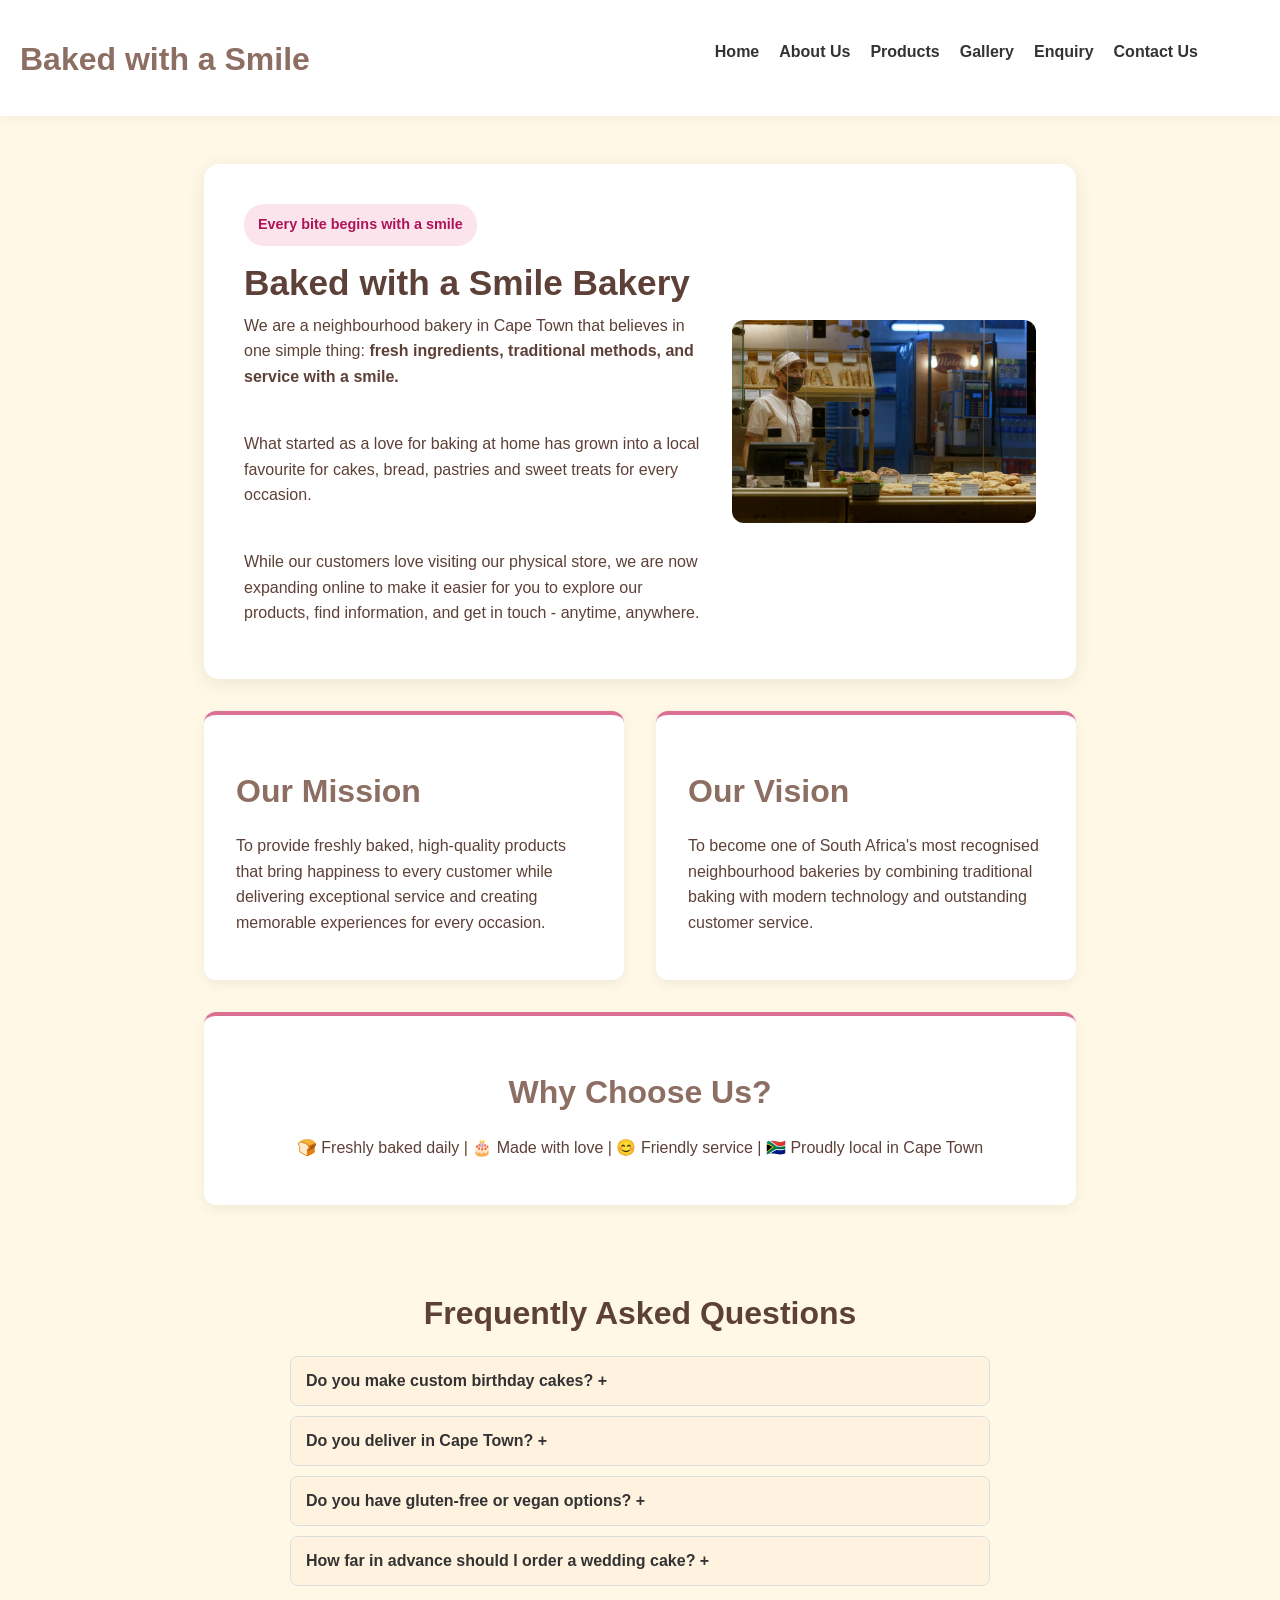
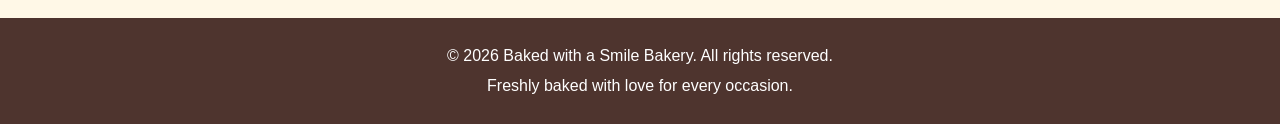
<file: aboutus.html>
<!DOCTYPE html>
<html>
<head>
<title>About Us | Baked with a Smile</title>
<meta charset="UTF-8">
<meta name="viewport" content="width=device-width, initial-scale=1.0">
<meta name="description" content="About Baked with a Smile Bakery in Cape Town - our story, our bakers, and why we bake fresh cakes, cupcakes and bread with love since 2015.">
<meta name="keywords" content="about Baked with a Smile, bakery Cape Town story, cake bakers Cape Town, family bakery">
<meta name="author" content="Alakhe ST10538125 - Baked with a Smile Bakery">
<meta name="robots" content="index, follow">
<meta property="og:type" content="website">
<meta property="og:title" content="About Us | Baked with a Smile Bakery in Cape Town - Our Story">
<meta property="og:description" content="Our story, our bakers, and why we bake fresh cakes and treats with love in Cape Town.">
<meta property="og:image" content="images/front.jpg">
<link rel="canonical" href="https://bakedwithasmile.netlify.app/aboutus.html"> 
<link rel="stylesheet" href="css/mystyle.css"> 
<style>
*{margin:0;padding:0;box-sizing:border-box;}
body{font-family:Arial,sans-serif;background:#FFF8E7;color:#5D4037;line-height:1.8;}
img{max-width:100%;border-radius:12px;display:block;}
header{display:flex;justify-content:space-between;align-items:center;padding:15px 5%;background:white;box-shadow:0 2px 10px rgba(0,0,0,0.05);}
nav ul{display:flex;list-style:none;gap:2rem;}
nav a{color:#5D4037;text-decoration:none;font-weight:bold;}
nav a:hover{color:palevioletred;}
.about-wrap{max-width:1000px;margin:0 auto;padding:3rem 5%;}
.hero-card{background:white;padding:2.5rem;border-radius:15px;box-shadow:0 4px 20px rgba(0,0,0,0.08);display:grid;grid-template-columns:1.2fr 0.8fr;gap:2rem;align-items:center;margin-bottom:2rem;}
.tagline{background:#FCE4EC;color:#AD1457;padding:8px 14px;border-radius:20px;display:inline-block;font-weight:bold;font-size:0.9rem;margin-bottom:1rem;}
h1{font-size:2.2rem;margin-bottom:0.5rem;}
h2{color:#8D6E63;margin-bottom:0.8rem;}
.split{display:grid;grid-template-columns:1fr 1fr;gap:2rem;margin-top:2rem;}
.card{background:white;padding:2rem;border-radius:12px;box-shadow:0 4px 12px rgba(0,0,0,0.06);border-top:4px solid palevioletred;}
@media(max-width:768px){.hero-card,.split{grid-template-columns:1fr;} header{flex-direction:column;gap:1rem;}}
footer {
background: #4E342E !important;
color: white !important;
text-align: center !important;
padding: 20px !important;
margin-top: 2rem !important;
}
footer p {
color: white !important;
margin: 5px 0 !important;
} 

.nav {
display: flex !important;
flex-direction: row !important;
align-items: center !important;
justify-content: space-between !important;
flex-wrap: wrap !important;
}
.nav nav ul {
display: flex !important;
flex-direction: row !important;
gap: 20px !important;
list-style: none !important;
margin: 0 !important;
padding: 0 !important;
}
.hamburger {
display: none !important;
}
@media (max-width: 768px) {
.hamburger { display: block !important; }
.nav nav ul {
display: none !important;
flex-direction: column !important;
width: 100% !important;
}
.nav nav ul.show { display: flex !important; }
}

</style>
</head>
<body>

<header class="nav">
<h2>Baked with a Smile</h2>
<button class="hamburger" id="hamburger" aria-label="Toggle menu">&#9776;</button>
<nav>
<ul>
<li><a href="index.html">Home</a></li>
<li><a href="aboutus.html">About Us</a></li>
<li><a href="products.html">Products</a></li>
<li><a href="gallery.html">Gallery</a></li>
<li><a href="enquiry.html">Enquiry</a></li>
<li><a href="contactus.html">Contact Us</a></li>
</ul>
</nav> 
</nav>
</header>

<div class="about-wrap">

<div class="hero-card">
<div>
<span class="tagline">Every bite begins with a smile</span>
<h1>Baked with a Smile Bakery</h1>
<p>We are a neighbourhood bakery in Cape Town that believes in one simple thing: <strong>fresh ingredients, traditional methods, and service with a smile.</strong></p>
<br>
<p>What started as a love for baking at home has grown into a local favourite for cakes, bread, pastries and sweet treats for every occasion.</p>
<br>
<p>While our customers love visiting our physical store, we are now expanding online to make it easier for you to explore our products, find information, and get in touch - anytime, anywhere.</p>
</div>
<div>
<img src="images/counter.jpg" alt="Our Bakery">
</div>
</div>

<div class="split">
<div class="card">
<h2>Our Mission</h2>
<p>To provide freshly baked, high-quality products that bring happiness to every customer while delivering exceptional service and creating memorable experiences for every occasion.</p>
</div>
<div class="card">
<h2>Our Vision</h2>
<p>To become one of South Africa's most recognised neighbourhood bakeries by combining traditional baking with modern technology and outstanding customer service.</p>
</div>
</div>

<div class="card" style="margin-top:2rem; text-align:center;">
<h2>Why Choose Us?</h2>
<p>🍞 Freshly baked daily | 🎂 Made with love | 😊 Friendly service | 🇿🇦 Proudly local in Cape Town</p>
</div>

</div>


<h2 style="text-align:center; margin-top:2rem; color:#5D4037;">Frequently Asked Questions</h2>
<div style="max-width:700px; margin:0 auto 2rem;">
<div class="faq-item" style="border:1px solid #ddd; border-radius:8px; margin-bottom:10px; overflow:hidden;">
<button class="faq-q" style="width:100%; text-align:left; padding:15px; background:#FFF3E0; color:#333; border:none; font-size:1rem; font-weight:bold; cursor:pointer;">Do you make custom birthday cakes? +</button>
<div class="faq-a" style="display:none; padding:15px; background:white; color:#333;">Yes! Order at least 3 days before your date via our Enquiry page. Choose your flavour, size and theme and we will confirm price and availability within 24 hours.</div>
</div>
<div class="faq-item" style="border:1px solid #ddd; border-radius:8px; margin-bottom:10px; overflow:hidden;">
<button class="faq-q" style="width:100%; text-align:left; padding:15px; background:#FFF3E0; color:#333; border:none; font-size:1rem; font-weight:bold; cursor:pointer;">Do you deliver in Cape Town? +</button>
<div class="faq-a" style="display:none; padding:15px; background:white; color:#333;">Yes, delivery is R80 in Cape Town City Centre and nearby suburbs. Pickup from 123 Bakery Street is FREE.</div>
</div>
<div class="faq-item" style="border:1px solid #ddd; border-radius:8px; margin-bottom:10px; overflow:hidden;">
<button class="faq-q" style="width:100%; text-align:left; padding:15px; background:#FFF3E0; color:#333; border:none; font-size:1rem; font-weight:bold; cursor:pointer;">Do you have gluten-free or vegan options? +</button>
<div class="faq-a" style="display:none; padding:15px; background:white; color:#333;">Yes, we bake vegan cupcakes and gluten-free bread on request. Please mention it in your enquiry so we can prepare fresh for you.</div>
</div>
<div class="faq-item" style="border:1px solid #ddd; border-radius:8px; margin-bottom:10px; overflow:hidden;">
<button class="faq-q" style="width:100%; text-align:left; padding:15px; background:#FFF3E0; color:#333; border:none; font-size:1rem; font-weight:bold; cursor:pointer;">How far in advance should I order a wedding cake? +</button>
<div class="faq-a" style="display:none; padding:15px; background:white; color:#333;">At least 2 weeks before. For large weddings, 1 month is best. Use the Contact form and choose "Catering / Wedding" as your subject.</div>
</div>
</div>

<script>
document.querySelectorAll('.faq-q').forEach(function(btn) {
btn.addEventListener('click', function() {
var ans = btn.nextElementSibling;
var isOpen = ans.style.display === 'block';
document.querySelectorAll('.faq-a').forEach(function(a){ a.style.display = 'none'; });
document.querySelectorAll('.faq-q').forEach(function(b){ b.textContent = b.textContent.replace(' -',' +'); });
if (!isOpen) { ans.style.display = 'block'; btn.textContent = btn.textContent.replace('+','-'); }
});
});
</script>
<footer>
    <p>&copy; 2026 Baked with a Smile Bakery. All rights reserved.</p>
    <p>Freshly baked with love for every occasion.</p> 


</footer>


</body>
</html>
</file>
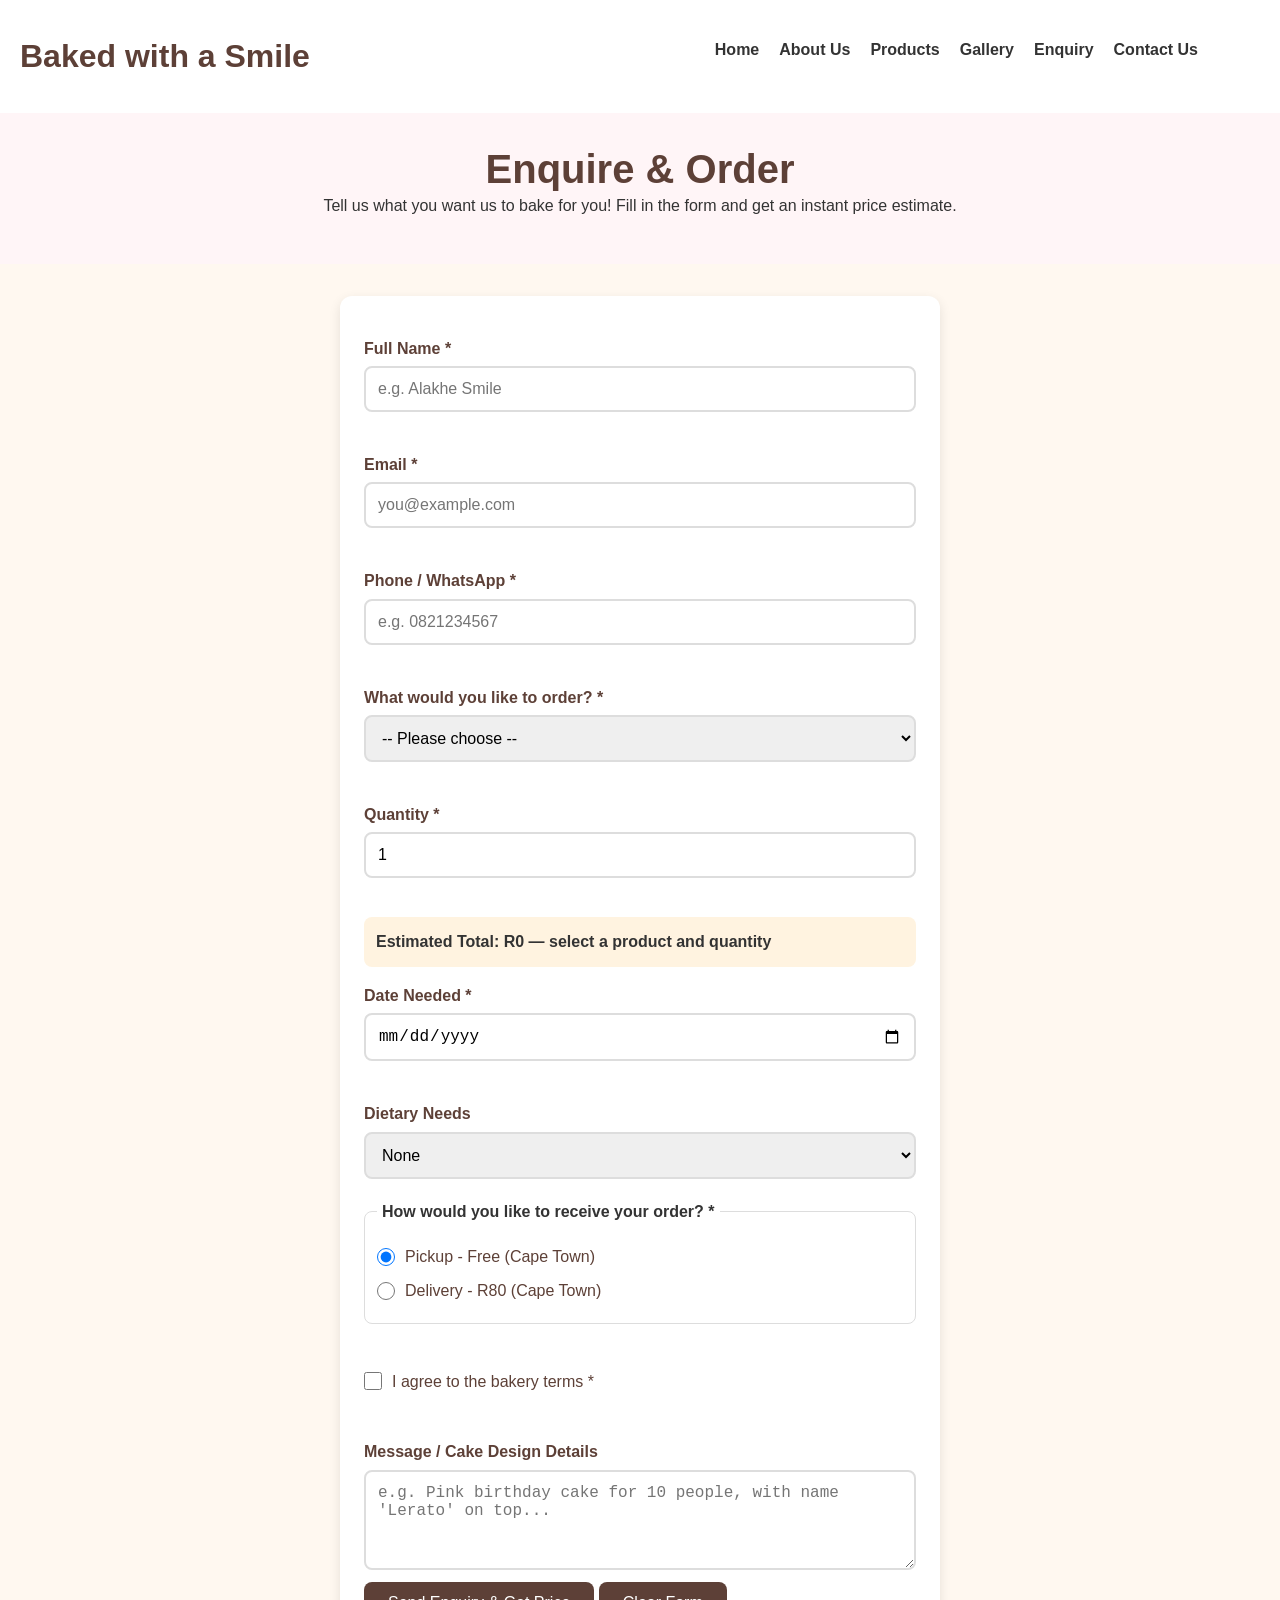
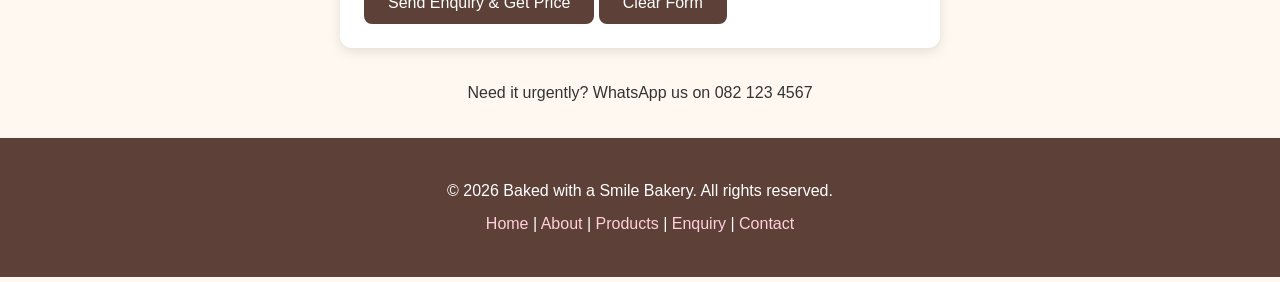
<file: enquiry.html>
<!DOCTYPE html>
<html lang="en">
<head>
<link rel="stylesheet" href="css/mystyle.css">
<meta charset="UTF-8">
<meta name="viewport" content="width=device-width, initial-scale=1.0">
<title>Enquire & Order Cakes | Baked with a Smile Bakery in Cape Town</title>
<meta name="description" content="Enquire about Any Cake R1000, Birthday Cake R1500, Wedding Cake R2000, Cupcakes, Donuts, Cookies, Croissants and Bread at Baked with a Smile Bakery in Cape Town.">
<meta name="keywords" content="order cake Cape Town , enquiry bakery, birthday cake order, wedding cake quote, Baked with a Smile"> 
<meta name="author" content="Alakhe ST10538125 - Baked with a Smile Bakery">
<meta name="robots" content="index, follow">
<meta property="og:type" content="website">
<meta property="og:title" content="Enquire & Order a Cake | Baked with a Smile Bakery Cape Town">
<meta property="og:description" content="Enquire about Any Cake R1000, Birthday Cake R1500, Wedding Cake order, delivery in Cape Town.">
<meta property="og:image" content="images/front.jpg">
<link rel="canonical" href="https://bakedwithasmile.netlify.app/enquiry.html"> 
</head>
<body> 

<header class="nav">
<h2>Baked with a Smile</h2>
<button class="hamburger" id="hamburger" aria-label="Toggle menu">&#9776;</button>
<nav>
<ul>
<li><a href="index.html">Home</a></li>
<li><a href="aboutus.html">About Us</a></li>
<li><a href="products.html">Products</a></li>
<li><a href="gallery.html">Gallery</a></li>
<li><a href="enquiry.html">Enquiry</a></li>
<li><a href="contactus.html">Contact Us</a></li>
</ul>
</nav> 
</nav>
</header> 

<main>
<section class="enquiry-hero">
<h1>Enquire & Order</h1>
<p>Tell us what you want us to bake for you! Fill in the form and get an instant price estimate.</p>
</section>

<form id="enquiry-form" novalidate>
<label for="enquiry-name">Full Name *</label>
<input type="text" id="enquiry-name" placeholder="e.g. Alakhe Smile" required>
<span class="error" id="err-name"></span>

<label for="enquiry-email">Email *</label>
<input type="email" id="enquiry-email" placeholder="you@example.com" required>
<span class="error" id="err-email"></span>

<label for="enquiry-phone">Phone / WhatsApp *</label>
<input type="tel" id="enquiry-phone" placeholder="e.g. 0821234567" required>
<span class="error" id="err-phone"></span>

<label for="enquiry-service">What would you like to order? *</label>
<select id="enquiry-service" required>
<option value="">-- Please choose --</option>
<option value="Any Cake">Any Cake - R1000</option>
<option value="Birthday Cake">Birthday Cake - R1500</option>
<option value="Wedding Cake">Wedding Cake - R2000</option>
<option value="Cupcake">Cupcake - R20 each / 6 for R100</option>
<option value="Donut">Donut - R20 each / 6 for R100</option>
<option value="Cookie">Cookie - R10 each / 5 for R45</option>
<option value="Croissant">Croissant - R25 each / 5 for R100</option>
<option value="White Loaf">White Loaf - R30</option>
<option value="Brown Loaf">Brown Loaf - R35</option>
<option value="Fresh Daily Bread">Fresh Daily Bread - R35</option>
</select>
<span class="error" id="err-service"></span>

<label for="enquiry-qty">Quantity *</label>
<input type="number" id="enquiry-qty" min="1" max="100" value="1" required>
<span class="error" id="err-qty"></span>
<p id="enquiry-total" style="background:#fff3e0; padding:12px; border-radius:8px; font-weight:bold; margin:15px 0;">Estimated Total: R0 — select a product and quantity</p>

<label for="enquiry-date">Date Needed *</label>
<input type="date" id="enquiry-date" required>
<span class="error" id="err-date"></span>

<label for="enquiry-diet">Dietary Needs</label>
<select id="enquiry-diet">
<option value="None">None</option>
<option value="Eggless">Eggless</option>
<option value="Halaal">Halaal</option>
<option value="Gluten-Free">Gluten-Free</option>
<option value="Vegan">Vegan</option>
</select>

<fieldset style="border:1px solid #ddd; border-radius:8px; padding:12px; margin:15px 0;">
<legend style="font-weight:bold; padding:0 5px;">How would you like to receive your order? *</legend>

<div style="display:flex; align-items:center; gap:10px; margin:8px 0;">
<input type="radio" id="pickup" name="delivery" value="Pickup - Free" checked style="width:18px; height:18px; margin:0;">
<label for="pickup" style="margin:0; font-weight:normal; cursor:pointer;">Pickup - Free (Cape Town)</label>
</div>

<div style="display:flex; align-items:center; gap:10px; margin:8px 0;">
<input type="radio" id="delivery" name="delivery" value="Delivery - R80" style="width:18px; height:18px; margin:0;">
<label for="delivery" style="margin:0; font-weight:normal; cursor:pointer;">Delivery - R80 (Cape Town)</label>
</div>

</fieldset>
<span class="error" id="err-delivery"></span>

<div style="display:flex; align-items:center; gap:10px; margin:10px 0;">
<input type="checkbox" id="enquiry-terms" name="terms" required style="width:18px; height:18px; margin:0;">
<label for="enquiry-terms" style="margin:0; font-weight:normal; cursor:pointer;">I agree to the bakery terms *</label>
</div>
<span class="error" id="err-terms"></span> 


<label for="enquiry-message">Message / Cake Design Details</label>
<textarea id="enquiry-message" rows="4" placeholder="e.g. Pink birthday cake for 10 people, with name 'Lerato' on top..."></textarea>

<button type="submit">Send Enquiry & Get Price</button>
<button type="reset">Clear Form</button>
</form>

<div id="enquiry-result" style="display:none;"></div>

<p style="text-align:center; margin:2rem;">Need it urgently? WhatsApp us on 082 123 4567</p>
</main>

<footer>
<p>&copy; <span id="year">2026</span> Baked with a Smile Bakery. All rights reserved.</p>
<p><a href="index.html">Home</a> | <a href="aboutus.html">About</a> | <a href="products.html">Products</a> | <a href="enquiry.html">Enquiry</a> | <a href="contactus.html">Contact</a></p>
</footer>

<script>
document.addEventListener('DOMContentLoaded', function() {
var form = document.getElementById('enquiry-form');
var resultDiv = document.getElementById('enquiry-result');
var yearEl = document.getElementById('year');
if (yearEl) yearEl.textContent = new Date().getFullYear();

var prices = {
"Any Cake": 1000,
"Birthday Cake": 1500,
"Wedding Cake": 2000,
"Cupcake": 20,
"Donut": 20,
"Cookie": 10,
"Croissant": 25,
"White Loaf": 30,
"Brown Loaf": 35,
"Fresh Daily Bread": 35
};

function showErr(id, msg) {
var el = document.getElementById(id);
if (el) { el.textContent = msg; el.style.color = "red"; }
}
function clearErrs() {
["err-name","err-email","err-phone","err-service","err-qty","err-date","err-delivery","err-terms"].forEach(function(id){
var el = document.getElementById(id);
if (el) el.textContent = "";
});
if (resultDiv) { resultDiv.style.display = "none"; resultDiv.innerHTML = ""; }
}
var serviceEl = document.getElementById('enquiry-service');
var qtyEl = document.getElementById('enquiry-qty');
var totalEl = document.getElementById('enquiry-total');
function updateTotal() {
var price = prices[serviceEl.value] || 0;
var q = parseInt(qtyEl.value, 10) || 0;
var deliveryCost = 0;
var del = document.querySelector('input[name="delivery"]:checked');
if (del && del.value.includes('Delivery')) deliveryCost = 80;
var total = (price * q) + deliveryCost;
if (totalEl) totalEl.textContent = 'Estimated Total: R' + total + (price ? ' (' + serviceEl.value + ' R' + price + ' x ' + q + (deliveryCost ? ' + Delivery R80' : ' + Pickup Free') + ')' : ' — select a product and quantity');
}
if (serviceEl) serviceEl.addEventListener('change', updateTotal);
if (qtyEl) qtyEl.addEventListener('input', updateTotal);
document.querySelectorAll('input[name="delivery"]').forEach(function(r){ r.addEventListener('change', updateTotal); });
updateTotal();

form.addEventListener('submit', function(e) {
e.preventDefault();
clearErrs();
var valid = true;

var name = document.getElementById('enquiry-name').value.trim();
var email = document.getElementById('enquiry-email').value.trim();
var phone = document.getElementById('enquiry-phone').value.trim();
var service = document.getElementById('enquiry-service').value;
var qty = parseInt(document.getElementById('enquiry-qty').value, 10);
var dateVal = document.getElementById('enquiry-date').value;
var diet = document.getElementById('enquiry-diet').value;
var message = document.getElementById('enquiry-message').value.trim();
var deliveryEl = document.querySelector('input[name="delivery"]:checked');
var delivery = deliveryEl ? deliveryEl.value : "";
var terms = document.getElementById('enquiry-terms').checked;


if (name.length < 2) { showErr("err-name", "Please enter your full name (at least 2 letters)."); valid = false; }
// 2. Email
if (!/^[^\s@]+@[^\s@]+\.[^\s@]+$/.test(email)) { showErr("err-email", "Please enter a valid email, e.g. you@example.com"); valid = false; }
// 3. Phone - 10 digits starting with 0
if (!/^0\d{9}$/.test(phone)) { showErr("err-phone", "Phone must be 10 digits starting with 0, e.g. 0821234567"); valid = false; }
// 4. Service
if (!service) { showErr("err-service", "Please choose a cake / product."); valid = false; }

if (isNaN(qty) || qty < 1 || qty > 100) { showErr("err-qty", "Quantity must be between 1 and 100."); valid = false; }
if (!dateVal) { showErr("err-date", "Please choose a date needed."); valid = false; }
else {
var picked = new Date(dateVal + "T00:00:00");
var today = new Date(); today.setHours(0,0,0,0);
if (picked < today) { showErr("err-date", "Date cannot be in the past. Please choose today or a future date."); valid = false; }
}

if (!terms) { showErr("err-terms", "Please agree to the terms to continue."); valid = false; }

if (!valid) return;


var unit = prices[service] || 0;
var subtotal = unit * qty;
var deliveryCost = (delivery.indexOf("Delivery") !== -1) ? 80 : 0;
var total = subtotal + deliveryCost;

resultDiv.style.display = "block";
resultDiv.style.background = "#e8f5e9";
resultDiv.style.border = "2px solid #4caf50";
resultDiv.style.padding = "16px";
resultDiv.style.borderRadius = "8px";
resultDiv.innerHTML =
"<h3 style='margin:0 0 8px;color:#2e7d32;'>✅ Thank you, " + name + "! Enquiry received.</h3>" +
"<p style='margin:4px 0;'><strong>Product:</strong> " + service + " x " + qty + " @ R" + unit + " = R" + subtotal + "</p>" +
"<p style='margin:4px 0;'><strong>Delivery:</strong> " + delivery + (deliveryCost ? " - R80" : " ") + "</p>" + 
(diet && diet !== "None" ? "<p style='margin:4px 0;'><strong>Dietary:</strong> " + diet + "</p>" : "") +
"<p style='margin:4px 0;'><strong>Date Needed:</strong> " + dateVal + "</p>" +
(message ? "<p style='margin:4px 0;'><strong>Message:</strong> " + message + "</p>" : "") +
"<h3 style='margin:10px 0 0;'>Estimated Total: R" + total + "</h3>" +
"<p style='margin:6px 0 0;'>We will confirm on " + email + " / " + phone + " within 24 hours.</p>";
resultDiv.scrollIntoView({ behavior: "smooth" });
});

form.addEventListener('input', function() { clearErrs(); });
});
</script>
</file>
<file: css/mystyle.css>
* { margin: 0; padding: 0; box-sizing: border-box; }

body {
font-family: Arial, sans-serif;
background: #FFF8F0; 
color: #333;
line-height: 1.6;
}

img { max-width: 100%; height: auto; display: block; }


header, nav {
display: flex;
justify-content: space-between;
align-items: center; 
padding: 15px 5%;
background: white;
flex-wrap: wrap;
}

nav ul { display: flex; list-style: none; gap: 2rem; }
nav a { color: #5D4037; text-decoration: none; font-weight: bold; }
nav a:hover { color: palevioletred; border-bottom: 2px solid palevioletred; }
nav a:focus { outline: 3px solid #5D4037; } 


h1 { font-size: 2.5rem; color: #5D4037; line-height: 1.2; }
h2 { font-size: 2rem; color: #5D4037; margin: 1rem 0; }
h3 { font-size: 1.3rem; margin: 0.8rem 0; }
p, li { font-size: 1rem; line-height: 1.6; margin-bottom: 0.8rem; }


.products-grid {
display: grid;
grid-template-columns: repeat(3, 1fr);
gap: 2rem;
padding: 2rem 5%;
}

.product-card {
background: white;
padding: 15px;
border-radius: 12px;
box-shadow: 0 4px 12px rgba(0,0,0,0.1);
text-align: center;
transition: transform 0.3s, box-shadow 0.3s;
}

.product-card:hover {
transform: translateY(-5px);
box-shadow: 0 8px 20px rgba(0,0,0,0.15);
}



form { max-width: 600px; margin: 2rem auto; padding: 1rem; }
input, textarea, select {
width: 100%;
padding: 12px;
margin: 0.5rem 0 1rem;
border: 2px solid #ddd;
border-radius: 8px;
font-size: 1rem;
}
input:focus, textarea:focus, select:focus { outline: 3px solid palevioletred; border-color: palevioletred; }
input:invalid { border-color: #e74c3c; }
input:valid { border-color: #2ecc71; }
.error { color: #e74c3c; font-size: 0.9rem; display: block; min-height: 1.2rem; }
button {
background: #5D4037; color: white; padding: 12px 24px;
border: none; border-radius: 8px; cursor: pointer; font-size: 1rem;
}
button:hover { background: palevioletred; transform: translateY(-1px); }


.accordion-panel { max-height: 0; overflow: hidden; transition: max-height 0.3s ease; }
#lightbox {
position: fixed; inset: 0; background: rgba(0,0,0,0.85);
display: none; justify-content: center; align-items: center; flex-direction: column; z-index: 100;
}
#lightbox img { max-width: 90%; max-height: 80vh; border-radius: 12px; }
.reveal { opacity: 0; transform: translateY(20px); transition: 0.6s; }
.reveal.visible { opacity: 1; transform: translateY(0); }
#map { height: 300px; width: 100%; margin: 1rem 0; border-radius: 12px; }

@media screen and (max-width: 768px) {

h1 { font-size: 1.8rem; }
h2 { font-size: 1.4rem; }
h3 { font-size: 1.1rem; }
p, li { font-size: 0.95rem; }

.products-grid { grid-template-columns: repeat(2, 1fr); gap: 1rem; padding: 1rem; }
header { flex-direction: column; gap: 1rem; text-align: center; }
nav ul { gap: 1rem; flex-wrap: wrap; justify-content: center; }
}

@media screen and (max-width: 480px) {
h1 { font-size: 1.5rem; }
h2 { font-size: 1.2rem; }
.products-grid { grid-template-columns: 1fr; }
nav ul { flex-direction: column; text-align: center; gap: 0.5rem; }
button, input, textarea, select { width: 100%; font-size: 1rem; }
}


.hero { text-align:center; padding:3rem 5%; background:#FFF5F7; }
.hero h1 { font-size:2.5rem; }
.hero button { margin:0.5rem; }
.welcome { padding:2rem 5%; text-align:center; max-width:900px; margin:0 auto; }
.welcome-img { width:100%; max-width:700px; height:auto; display:block; margin:1.5rem auto; border-radius:12px; }
.gallery-section { padding:2rem 5%; text-align:center; }
.gallery { display:grid; grid-template-columns:repeat(3,1fr); gap:1rem; }
.gallery img { width:100%; height:200px; object-fit:cover; border-radius:12px; cursor:pointer; }
.faq { max-width:800px; margin:2rem auto; padding:0 5%; }
.accordion-btn { width:100%; text-align:left; background:white; color:#5D4037; margin-top:0.5rem; }
.accordion-panel { max-height:0; overflow:hidden; transition:max-height 0.3s ease; background:white; padding:0 1rem; }
#lightbox { position:fixed; inset:0; background:rgba(0,0,0,0.85); display:none; justify-content:center; align-items:center; flex-direction:column; z-index:100; }
#lightbox img { max-width:90%; max-height:80vh; border-radius:12px; }
#lightbox p { color:white; margin-top:1rem; }
.reveal { opacity:0; transform:translateY(20px); transition:0.6s; }
.reveal.visible { opacity:1; transform:translateY(0); }

@media (max-width:768px){
.gallery { grid-template-columns:1fr; }
.hero h1 { font-size:1.8rem; }
} 
.enquiry-hero { text-align:center; padding:2rem 5%; background:#FFF5F7; }
#enquiry-form { max-width:600px; margin:2rem auto; padding:1.5rem; background:white; border-radius:12px; box-shadow:0 4px 12px rgba(0,0,0,0.1); }
#enquiry-form label { font-weight:bold; color:#5D4037; display:block; margin-top:1rem; }
#enquiry-form input, #enquiry-form select, #enquiry-form textarea { width:100%; padding:12px; margin:0.3rem 0; border:2px solid #ddd; border-radius:8px; font-size:1rem; }
.error { color:#e74c3c; font-size:0.9rem; display:block; min-height:1.2rem; }
#enquiry-result { max-width:600px; margin:2rem auto; padding:1.5rem; background:#E8F5E9; border:2px solid #2ecc71; border-radius:12px; } 

.page-title { text-align:center; padding:2rem; }
.section-title { padding-left:5%; }
.search-bar { display:flex; gap:1rem; justify-content:center; padding:1rem 5%; flex-wrap:wrap; }
.search-bar input, .search-bar select { max-width:300px; padding:12px; border:2px solid #ddd; border-radius:8px; }

* { box-sizing: border-box; }
html, body { width: 100%; overflow-x: hidden; }
img { max-width: 100%; height: auto; }


.faq {
max-width: 800px;
width: 100%;
margin: 2rem auto;
padding: 0 1rem;
}
.faq h2 { text-align: center; }
.accordion-btn {
width: 100%;
display: block;
text-align: left;
white-space: normal !important;
word-wrap: break-word;
padding: 14px 16px;
background: white;
color: #5D4037;
border: 1px solid #e8c8c8;
border-radius: 8px;
cursor: pointer;
font-size: 1rem;
line-height: 1.4;
}
.accordion-panel {
max-height: 0;
overflow: hidden;
transition: max-height 0.3s ease;
background: white;
padding: 0 1rem;
}
.accordion-panel p {
padding: 1rem 0;
line-height: 1.6;
}


footer {
background: #5D4037;
color: white;
text-align: center;
padding: 2rem 1rem;
margin-top: 2rem;
width: 100%;
}
footer p { margin: 0.5rem 0; }
footer a { color: #FFD1DC; text-decoration: none; }
footer a:hover { text-decoration: underline; } 


@media (max-width: 900px) {
.products-grid { grid-template-columns: repeat(2, 1fr); }
}

@media (max-width: 600px) {
.products-grid { grid-template-columns: 1fr; gap: 1rem; padding: 1rem; }
} 

fieldset.form-group {
border: 1px solid #ddd;
border-radius: 8px;
padding: 12px;
margin: 15px 0 5px 0;
}

fieldset.form-group legend {
font-weight: bold;
padding: 0 5px;
}

.radio-option, .checkbox-option {
display: flex !important;
align-items: center;
gap: 10px;
margin: 8px 0;
}

.radio-option input[type="radio"],
.checkbox-option input[type="checkbox"] {
width: auto !important;
margin: 0 !important;
flex: none;
accent-color: #8B4513;
}

.radio-option label,
.checkbox-option label {
display: inline !important;
margin: 0 !important;
width: auto !important;
font-weight: normal;
cursor: pointer;
} 
select:invalid { box-shadow: none; } 
.filter-btn {
color: #5D4037 !important;
background: white !important;
font-weight: bold;
}

.filter-btn.active {
color: white !important;
background: #5D4037 !important;
}


#product-search, 
#product-filter,
#product-sort {
width: auto !important;
flex: none !important;
margin: 0 !important;
display: inline-block !important;
}

#product-search {
width: 260px !important;
}

#product-filter,
#product-sort {
width: 180px !important;
}


main > div[style*="display:flex"] {
display: flex !important;
flex-wrap: wrap !important;
}

.nav ul { display: none; }
.nav ul.show { display: flex; flex-direction: column; }
.hamburger { display: block;
 }


.hamburger { display: none; font-size: 28px; background: none; border: none; cursor: pointer; }

@media (max-width: 768px) {
.hamburger { display: block; }
.nav nav ul { display: none; flex-direction: column; width: 100%; background: #fff; }
.nav nav ul.show { display: flex; }
.nav { flex-wrap: wrap; }
}


.nav {
display: flex;
align-items: center;
justify-content: space-between;
flex-wrap: wrap;
padding: 15px 20px;
}

.nav nav ul {
display: flex !important;
flex-direction: row;
gap: 20px;
list-style: none;
margin: 0;
padding: 0;
}

.nav nav ul li a {
text-decoration: none;
color: #333;
}

.hamburger {
display: none !important;
font-size: 28px;
background: none;
border: none;
cursor: pointer;
}

@media (max-width: 768px) {
.hamburger {
display: block !important;
}
.nav nav ul {
display: none !important;
flex-direction: column;
width: 100%;
background: #fff;
padding: 10px 0;
}
.nav nav ul.show {
display: flex !important;
} 
} 
@media (min-width: 769px) and (max-width: 1024px) {
h1 { font-size: 2.2rem; }
h2 { font-size: 1.6rem; }
.gallery-grid, .product-grid { grid-template-columns: repeat(2, 1fr); }
main { padding: 0 20px; }
}

/* Mobile typography - fixes Typography Adjustment (was 2/5) */
@media (max-width: 768px) {
h1 { font-size: 1.8rem; line-height: 1.2; }
h2 { font-size: 1.4rem; }
p, li { font-size: 0.95rem; line-height: 1.6; }
img { max-width: 100%; height: auto; }
}

/* Pseudo-classes - improves Pseudo-classes (was 7/10) */
a:hover, button:hover, .filter-btn:hover { opacity: 0.85; transform: translateY(-1px); }
a:focus, button:focus, input:focus, textarea:focus, select:focus { outline: 3px solid #FF9800; outline-offset: 2px; }
button:active { transform: scale(0.98); }
</file>
